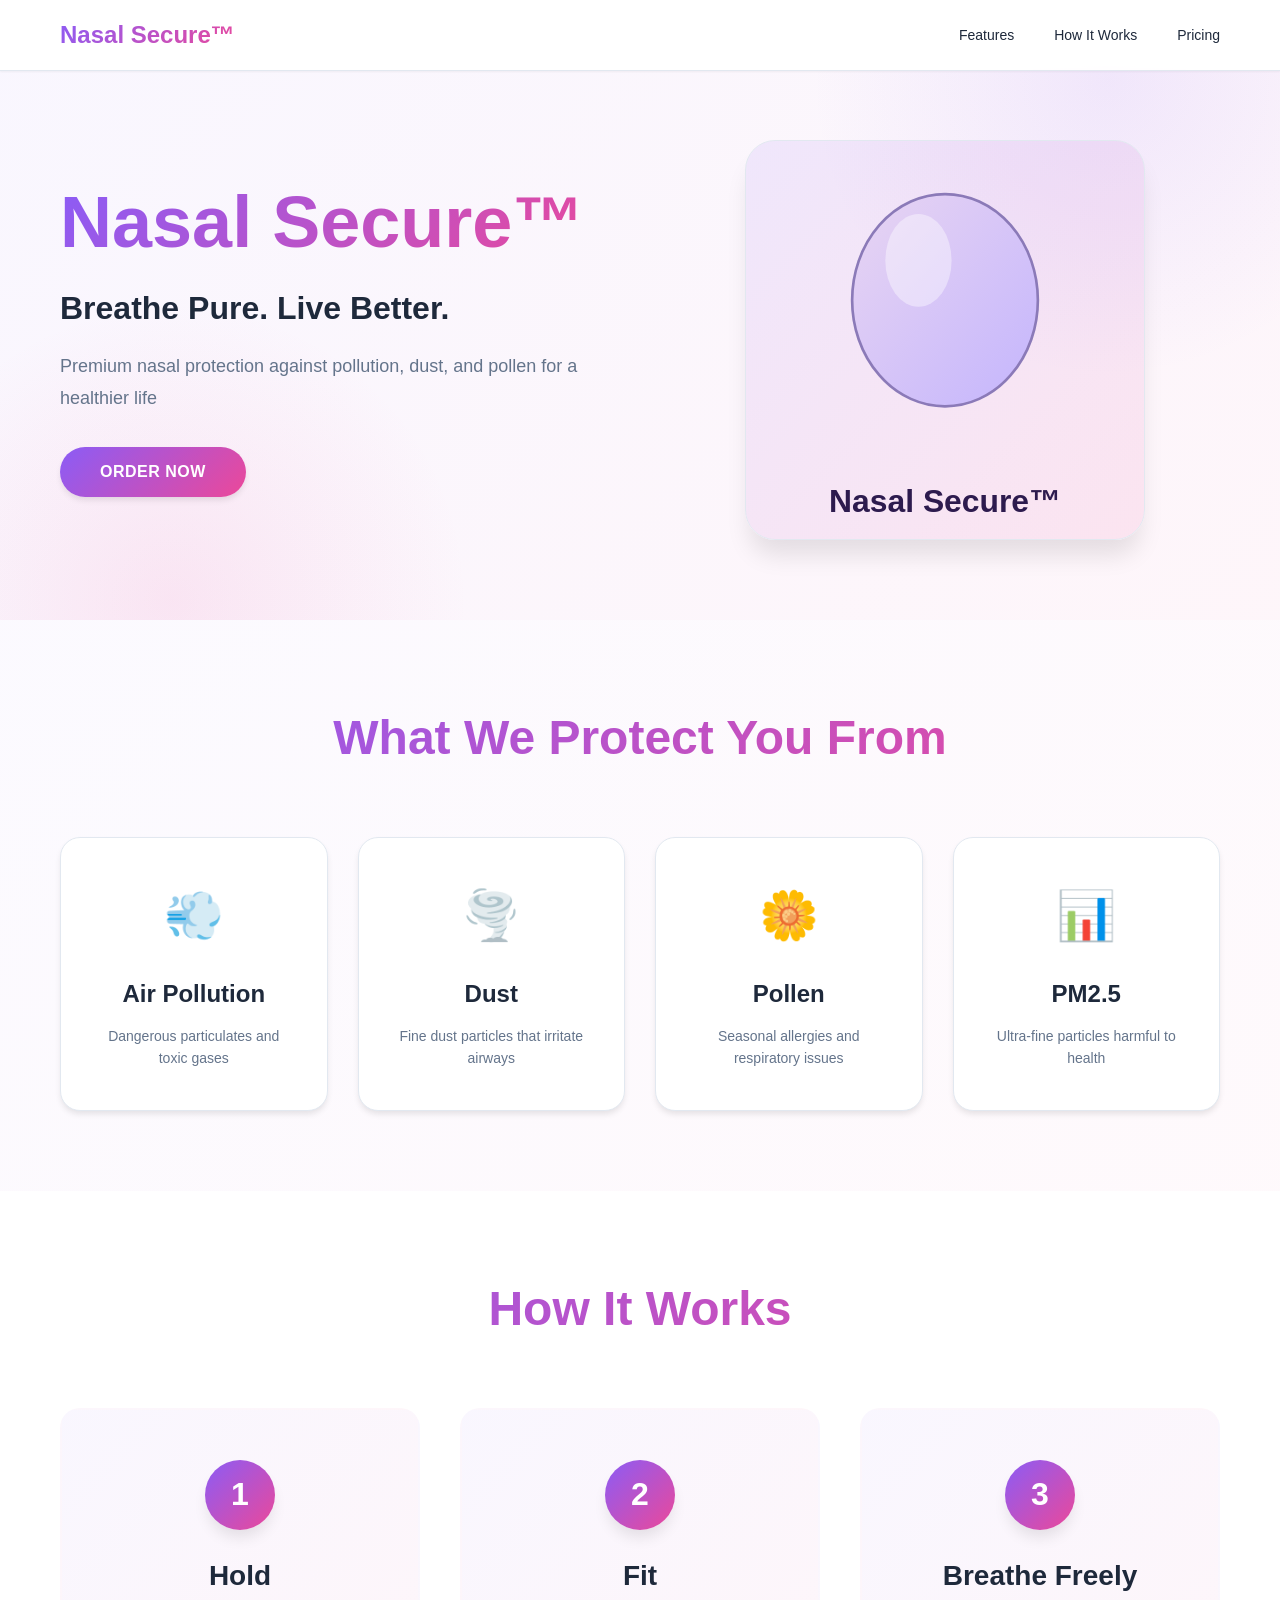
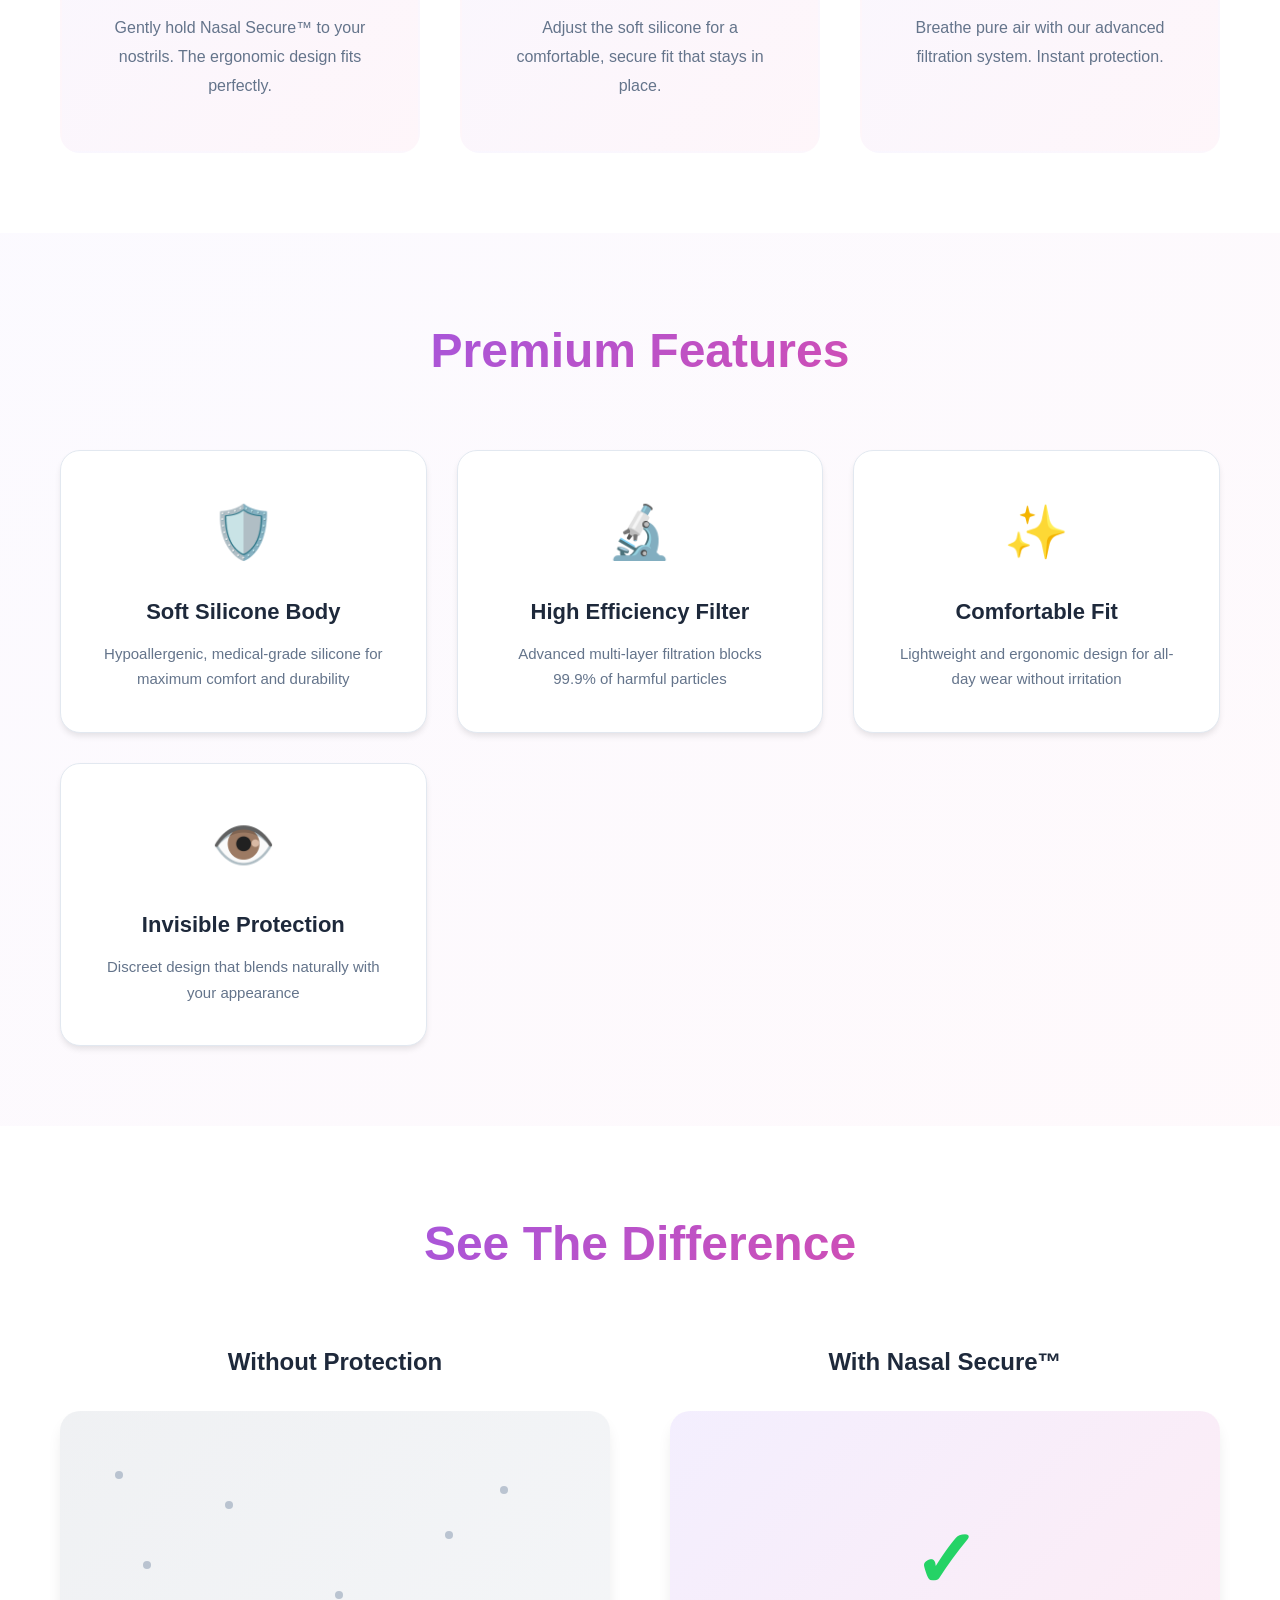
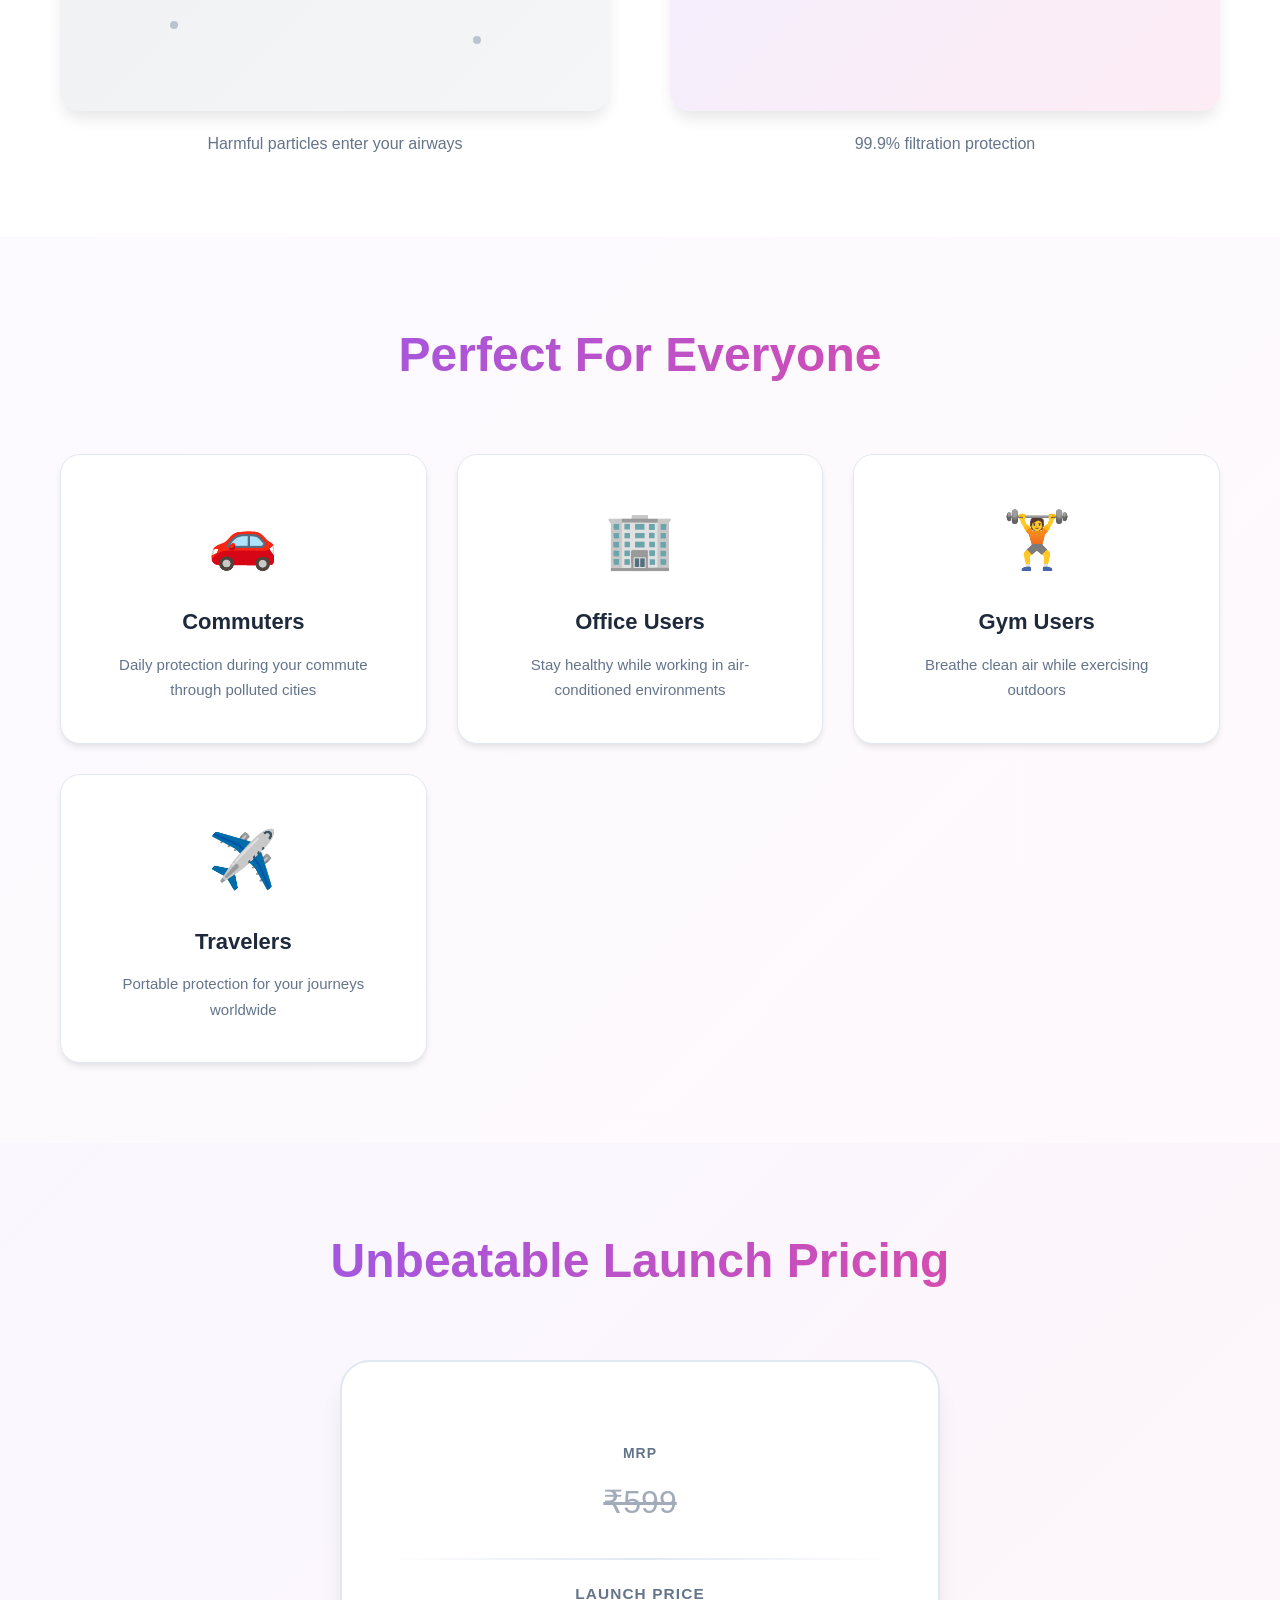
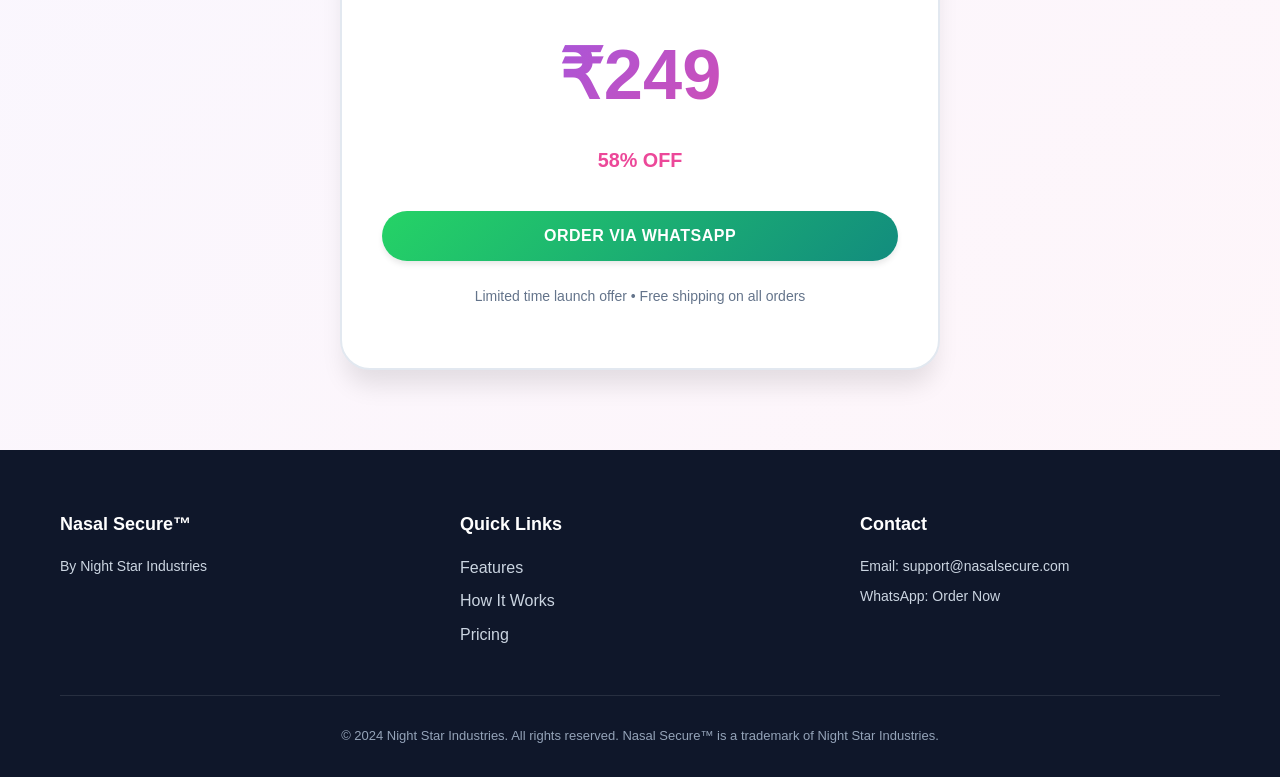
<file: index.html>
<!DOCTYPE html>
<html lang="en">
<head>
    <meta charset="UTF-8">
    <meta name="viewport" content="width=device-width, initial-scale=1.0">
    <title>Nasal Secure™ - Breathe Pure. Live Better.</title>
    <link rel="stylesheet" href="styles.css">
</head>
<body>
    <!-- Navigation -->
    <nav class="navbar">
        <div class="container">
            <div class="logo">Nasal Secure™</div>
            <div class="nav-links">
                <a href="#features">Features</a>
                <a href="#how-it-works">How It Works</a>
                <a href="#pricing">Pricing</a>
            </div>
        </div>
    </nav>

    <!-- Hero Section -->
    <section class="hero">
        <div class="container">
            <div class="hero-content">
                <div class="hero-text">
                    <h1 class="hero-title">Nasal Secure™</h1>
                    <p class="hero-subtitle">Breathe Pure. Live Better.</p>
                    <p class="hero-description">Premium nasal protection against pollution, dust, and pollen for a healthier life</p>
                    <button class="cta-button cta-primary" onclick="scrollToSection('pricing')">Order Now</button>
                </div>
                <div class="hero-image">
                    <div class="image-placeholder premium-product">
                        <svg viewBox="0 0 300 300" xmlns="http://www.w3.org/2000/svg">
                            <defs>
                                <linearGradient id="productGradient" x1="0%" y1="0%" x2="100%" y2="100%">
                                    <stop offset="0%" style="stop-color:#e8d5f2;stop-opacity:1" />
                                    <stop offset="100%" style="stop-color:#c4b5fd;stop-opacity:1" />
                                </linearGradient>
                            </defs>
                            <!-- Product Shape -->
                            <ellipse cx="150" cy="120" rx="70" ry="80" fill="url(#productGradient)" stroke="#8b7ab8" stroke-width="2"/>
                            <!-- Highlight -->
                            <ellipse cx="130" cy="90" rx="25" ry="35" fill="rgba(255,255,255,0.4)"/>
                            <!-- Text -->
                            <text x="150" y="280" font-size="24" font-weight="bold" text-anchor="middle" fill="#2d1b4e">Nasal Secure™</text>
                        </svg>
                    </div>
                </div>
            </div>
        </div>
    </section>

    <!-- Problems Section -->
    <section class="problems">
        <div class="container">
            <h2 class="section-title">What We Protect You From</h2>
            <div class="problems-grid">
                <div class="problem-card">
                    <div class="problem-icon">💨</div>
                    <h3>Air Pollution</h3>
                    <p>Dangerous particulates and toxic gases</p>
                </div>
                <div class="problem-card">
                    <div class="problem-icon">🌪️</div>
                    <h3>Dust</h3>
                    <p>Fine dust particles that irritate airways</p>
                </div>
                <div class="problem-card">
                    <div class="problem-icon">🌼</div>
                    <h3>Pollen</h3>
                    <p>Seasonal allergies and respiratory issues</p>
                </div>
                <div class="problem-card">
                    <div class="problem-icon">📊</div>
                    <h3>PM2.5</h3>
                    <p>Ultra-fine particles harmful to health</p>
                </div>
            </div>
        </div>
    </section>

    <!-- How It Works Section -->
    <section class="how-it-works" id="how-it-works">
        <div class="container">
            <h2 class="section-title">How It Works</h2>
            <div class="steps-grid">
                <div class="step-card">
                    <div class="step-number">1</div>
                    <h3>Hold</h3>
                    <p>Gently hold Nasal Secure™ to your nostrils. The ergonomic design fits perfectly.</p>
                </div>
                <div class="step-card">
                    <div class="step-number">2</div>
                    <h3>Fit</h3>
                    <p>Adjust the soft silicone for a comfortable, secure fit that stays in place.</p>
                </div>
                <div class="step-card">
                    <div class="step-number">3</div>
                    <h3>Breathe Freely</h3>
                    <p>Breathe pure air with our advanced filtration system. Instant protection.</p>
                </div>
            </div>
        </div>
    </section>

    <!-- Features Section -->
    <section class="features" id="features">
        <div class="container">
            <h2 class="section-title">Premium Features</h2>
            <div class="features-grid">
                <div class="feature-card">
                    <div class="feature-icon">🛡️</div>
                    <h3>Soft Silicone Body</h3>
                    <p>Hypoallergenic, medical-grade silicone for maximum comfort and durability</p>
                </div>
                <div class="feature-card">
                    <div class="feature-icon">🔬</div>
                    <h3>High Efficiency Filter</h3>
                    <p>Advanced multi-layer filtration blocks 99.9% of harmful particles</p>
                </div>
                <div class="feature-card">
                    <div class="feature-icon">✨</div>
                    <h3>Comfortable Fit</h3>
                    <p>Lightweight and ergonomic design for all-day wear without irritation</p>
                </div>
                <div class="feature-card">
                    <div class="feature-icon">👁️</div>
                    <h3>Invisible Protection</h3>
                    <p>Discreet design that blends naturally with your appearance</p>
                </div>
            </div>
        </div>
    </section>

    <!-- Filter Proof Section -->
    <section class="filter-proof">
        <div class="container">
            <h2 class="section-title">See The Difference</h2>
            <div class="filter-comparison">
                <div class="comparison-item">
                    <h3>Without Protection</h3>
                    <div class="filter-visual dirty">
                        <div class="particles">
                            <span class="particle"></span>
                            <span class="particle"></span>
                            <span class="particle"></span>
                            <span class="particle"></span>
                            <span class="particle"></span>
                            <span class="particle"></span>
                            <span class="particle"></span>
                            <span class="particle"></span>
                        </div>
                    </div>
                    <p>Harmful particles enter your airways</p>
                </div>
                <div class="comparison-item">
                    <h3>With Nasal Secure™</h3>
                    <div class="filter-visual clean">
                        <div class="check-mark">✓</div>
                    </div>
                    <p>99.9% filtration protection</p>
                </div>
            </div>
        </div>
    </section>

    <!-- Perfect For Section -->
    <section class="perfect-for">
        <div class="container">
            <h2 class="section-title">Perfect For Everyone</h2>
            <div class="use-cases-grid">
                <div class="use-case-card">
                    <div class="use-case-icon">🚗</div>
                    <h3>Commuters</h3>
                    <p>Daily protection during your commute through polluted cities</p>
                </div>
                <div class="use-case-card">
                    <div class="use-case-icon">🏢</div>
                    <h3>Office Users</h3>
                    <p>Stay healthy while working in air-conditioned environments</p>
                </div>
                <div class="use-case-card">
                    <div class="use-case-icon">🏋️</div>
                    <h3>Gym Users</h3>
                    <p>Breathe clean air while exercising outdoors</p>
                </div>
                <div class="use-case-card">
                    <div class="use-case-icon">✈️</div>
                    <h3>Travelers</h3>
                    <p>Portable protection for your journeys worldwide</p>
                </div>
            </div>
        </div>
    </section>

    <!-- Pricing Section -->
    <section class="pricing" id="pricing">
        <div class="container">
            <h2 class="section-title">Unbeatable Launch Pricing</h2>
            <div class="pricing-card">
                <div class="price-item">
                    <span class="price-label">MRP</span>
                    <span class="price-original">₹599</span>
                </div>
                <div class="price-divider"></div>
                <div class="price-item primary">
                    <span class="price-label">Launch Price</span>
                    <span class="price-main">₹249</span>
                    <span class="discount">58% OFF</span>
                </div>
                <button class="cta-button cta-whatsapp" onclick="orderViaWhatsApp()">Order via WhatsApp</button>
                <p class="pricing-note">Limited time launch offer • Free shipping on all orders</p>
            </div>
        </div>
    </section>

    <!-- Footer -->
    <footer class="footer">
        <div class="container">
            <div class="footer-content">
                <div class="footer-section">
                    <h4>Nasal Secure™</h4>
                    <p>By Night Star Industries</p>
                </div>
                <div class="footer-section">
                    <h4>Quick Links</h4>
                    <ul>
                        <li><a href="#features">Features</a></li>
                        <li><a href="#how-it-works">How It Works</a></li>
                        <li><a href="#pricing">Pricing</a></li>
                    </ul>
                </div>
                <div class="footer-section">
                    <h4>Contact</h4>
                    <p>Email: support@nasalsecure.com</p>
                    <p>WhatsApp: Order Now</p>
                </div>
            </div>
            <div class="footer-bottom">
                <p>&copy; 2024 Night Star Industries. All rights reserved. Nasal Secure™ is a trademark of Night Star Industries.</p>
            </div>
        </div>
    </footer>

    <script src="script.js"></script>
</body>
</html>
</file>
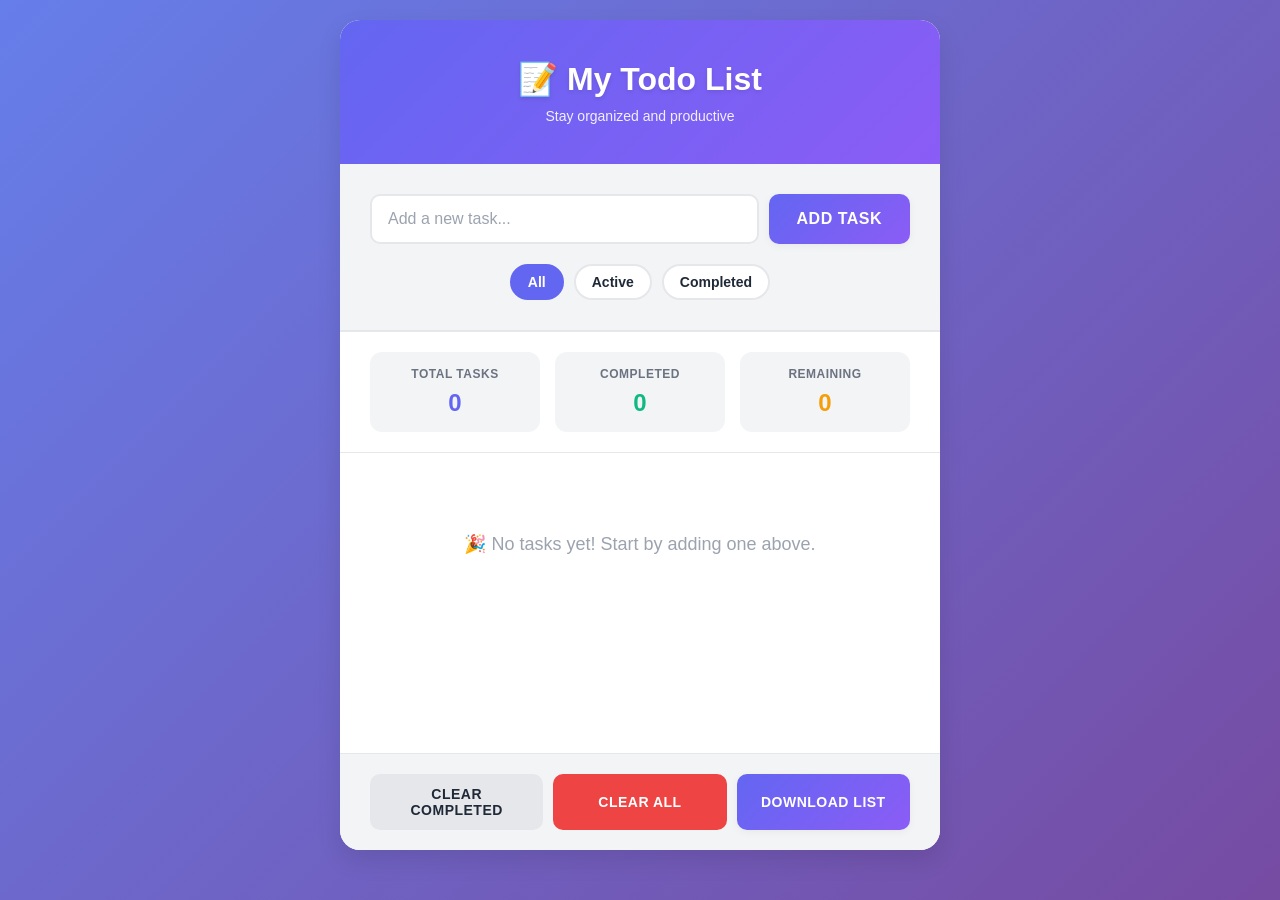
<file: todo-index.html>
<!DOCTYPE html>
<html lang="en">
<head>
    <meta charset="UTF-8">
    <meta name="viewport" content="width=device-width, initial-scale=1.0">
    <title>Todo List App - Local Storage</title>
    <link rel="stylesheet" href="todo-styles.css">
</head>
<body>
    <div class="container">
        <!-- Header -->
        <header class="header">
            <h1>📝 My Todo List</h1>
            <p class="subtitle">Stay organized and productive</p>
        </header>

        <!-- Input Section -->
        <div class="input-section">
            <div class="input-wrapper">
                <input 
                    type="text" 
                    id="todoInput" 
                    class="todo-input" 
                    placeholder="Add a new task..."
                    autocomplete="off"
                >
                <button id="addBtn" class="add-btn">Add Task</button>
            </div>
            <div class="filter-buttons">
                <button class="filter-btn active" data-filter="all">All</button>
                <button class="filter-btn" data-filter="active">Active</button>
                <button class="filter-btn" data-filter="completed">Completed</button>
            </div>
        </div>

        <!-- Stats Section -->
        <div class="stats-section">
            <div class="stat-item">
                <span class="stat-label">Total Tasks</span>
                <span class="stat-value" id="totalTasks">0</span>
            </div>
            <div class="stat-item">
                <span class="stat-label">Completed</span>
                <span class="stat-value completed" id="completedTasks">0</span>
            </div>
            <div class="stat-item">
                <span class="stat-label">Remaining</span>
                <span class="stat-value pending" id="remainingTasks">0</span>
            </div>
        </div>

        <!-- Todo List -->
        <div class="todo-list-container">
            <ul id="todoList" class="todo-list">
                <!-- Todos will be added here -->
            </ul>
            <div id="emptyState" class="empty-state">
                <p>🎉 No tasks yet! Start by adding one above.</p>
            </div>
        </div>

        <!-- Action Buttons -->
        <div class="action-buttons">
            <button id="clearCompleted" class="btn btn-secondary">Clear Completed</button>
            <button id="clearAll" class="btn btn-danger">Clear All</button>
            <button id="downloadBtn" class="btn btn-primary">Download List</button>
        </div>
    </div>

    <script src="todo-script.js"></script>
</body>
</html>
</file>
<file: styles.css>
/* ============================================
   NASAL SECURE™ - PREMIUM LANDING PAGE STYLES
   ============================================ */

:root {
    --primary-color: #8b5cf6;
    --secondary-color: #a78bfa;
    --accent-color: #ec4899;
    --dark-bg: #0f172a;
    --light-bg: #f8fafc;
    --text-dark: #1e293b;
    --text-light: #64748b;
    --border-color: #e2e8f0;
    --shadow-sm: 0 1px 2px 0 rgba(0, 0, 0, 0.05);
    --shadow-md: 0 4px 6px -1px rgba(0, 0, 0, 0.1);
    --shadow-lg: 0 10px 15px -3px rgba(0, 0, 0, 0.1);
    --shadow-xl: 0 20px 25px -5px rgba(0, 0, 0, 0.1);
}

/* ============================================
   RESET & BASE STYLES
   ============================================ */

* {
    margin: 0;
    padding: 0;
    box-sizing: border-box;
}

html {
    scroll-behavior: smooth;
}

body {
    font-family: -apple-system, BlinkMacSystemFont, 'Segoe UI', 'Roboto', 'Oxygen', 'Ubuntu', 'Cantarell', sans-serif;
    color: var(--text-dark);
    background-color: #ffffff;
    line-height: 1.6;
    overflow-x: hidden;
}

.container {
    max-width: 1200px;
    margin: 0 auto;
    padding: 0 20px;
}

/* ============================================
   NAVIGATION
   ============================================ */

.navbar {
    position: fixed;
    top: 0;
    width: 100%;
    background: rgba(255, 255, 255, 0.95);
    backdrop-filter: blur(10px);
    z-index: 1000;
    box-shadow: var(--shadow-sm);
    border-bottom: 1px solid var(--border-color);
}

.navbar .container {
    display: flex;
    justify-content: space-between;
    align-items: center;
    padding: 16px 20px;
}

.logo {
    font-size: 24px;
    font-weight: 700;
    background: linear-gradient(135deg, var(--primary-color), var(--accent-color));
    -webkit-background-clip: text;
    -webkit-text-fill-color: transparent;
    background-clip: text;
}

.nav-links {
    display: flex;
    gap: 40px;
}

.nav-links a {
    text-decoration: none;
    color: var(--text-dark);
    font-weight: 500;
    font-size: 14px;
    transition: all 0.3s ease;
    position: relative;
}

.nav-links a::after {
    content: '';
    position: absolute;
    bottom: -5px;
    left: 0;
    width: 0;
    height: 2px;
    background: linear-gradient(135deg, var(--primary-color), var(--accent-color));
    transition: width 0.3s ease;
}

.nav-links a:hover::after {
    width: 100%;
}

@media (max-width: 768px) {
    .nav-links {
        gap: 20px;
        font-size: 12px;
    }
}

/* ============================================
   HERO SECTION
   ============================================ */

.hero {
    margin-top: 60px;
    padding: 80px 0;
    background: linear-gradient(135deg, rgba(139, 92, 246, 0.05) 0%, rgba(236, 72, 153, 0.05) 100%);
    position: relative;
    overflow: hidden;
}

.hero::before {
    content: '';
    position: absolute;
    top: -50%;
    right: -10%;
    width: 600px;
    height: 600px;
    background: radial-gradient(circle, rgba(139, 92, 246, 0.1) 0%, transparent 70%);
    border-radius: 50%;
}

.hero::after {
    content: '';
    position: absolute;
    bottom: -50%;
    left: -10%;
    width: 600px;
    height: 600px;
    background: radial-gradient(circle, rgba(236, 72, 153, 0.1) 0%, transparent 70%);
    border-radius: 50%;
}

.hero-content {
    display: grid;
    grid-template-columns: 1fr 1fr;
    gap: 60px;
    align-items: center;
    position: relative;
    z-index: 1;
}

.hero-text {
    animation: slideInLeft 0.8s ease;
}

.hero-title {
    font-size: 72px;
    font-weight: 800;
    line-height: 1.1;
    margin-bottom: 20px;
    background: linear-gradient(135deg, var(--primary-color), var(--accent-color));
    -webkit-background-clip: text;
    -webkit-text-fill-color: transparent;
    background-clip: text;
}

.hero-subtitle {
    font-size: 32px;
    font-weight: 600;
    color: var(--text-dark);
    margin-bottom: 16px;
}

.hero-description {
    font-size: 18px;
    color: var(--text-light);
    margin-bottom: 32px;
    line-height: 1.8;
}

.hero-image {
    animation: slideInRight 0.8s ease;
    display: flex;
    align-items: center;
    justify-content: center;
}

.image-placeholder {
    width: 100%;
    max-width: 400px;
    aspect-ratio: 1;
    background: linear-gradient(135deg, #f8fafc 0%, #e2e8f0 100%);
    border-radius: 30px;
    display: flex;
    align-items: center;
    justify-content: center;
    box-shadow: var(--shadow-xl);
    border: 1px solid var(--border-color);
}

.premium-product {
    background: linear-gradient(135deg, rgba(139, 92, 246, 0.1) 0%, rgba(236, 72, 153, 0.1) 100%);
    animation: float 3s ease-in-out infinite;
}

/* ============================================
   CTA BUTTONS
   ============================================ */

.cta-button {
    padding: 16px 40px;
    font-size: 16px;
    font-weight: 600;
    border: none;
    border-radius: 50px;
    cursor: pointer;
    transition: all 0.3s ease;
    text-transform: uppercase;
    letter-spacing: 0.5px;
    box-shadow: var(--shadow-md);
}

.cta-primary {
    background: linear-gradient(135deg, var(--primary-color), var(--accent-color));
    color: white;
}

.cta-primary:hover {
    transform: translateY(-2px);
    box-shadow: var(--shadow-lg);
}

.cta-primary:active {
    transform: translateY(0);
}

.cta-whatsapp {
    background: linear-gradient(135deg, #25d366, #128c7e);
    color: white;
    width: 100%;
    margin-top: 24px;
}

.cta-whatsapp:hover {
    transform: translateY(-2px);
    box-shadow: var(--shadow-lg);
}

/* ============================================
   SECTION STYLES
   ============================================ */

section {
    padding: 80px 0;
}

.section-title {
    font-size: 48px;
    font-weight: 800;
    text-align: center;
    margin-bottom: 60px;
    background: linear-gradient(135deg, var(--primary-color), var(--accent-color));
    -webkit-background-clip: text;
    -webkit-text-fill-color: transparent;
    background-clip: text;
}

/* ============================================
   PROBLEMS SECTION
   ============================================ */

.problems {
    background: linear-gradient(135deg, rgba(139, 92, 246, 0.03) 0%, rgba(236, 72, 153, 0.03) 100%);
}

.problems-grid {
    display: grid;
    grid-template-columns: repeat(auto-fit, minmax(250px, 1fr));
    gap: 30px;
}

.problem-card {
    background: white;
    padding: 40px;
    border-radius: 20px;
    text-align: center;
    box-shadow: var(--shadow-md);
    border: 1px solid var(--border-color);
    transition: all 0.3s ease;
}

.problem-card:hover {
    transform: translateY(-10px);
    box-shadow: var(--shadow-xl);
    border-color: var(--primary-color);
}

.problem-icon {
    font-size: 48px;
    margin-bottom: 20px;
    animation: bounce 2s ease-in-out infinite;
}

.problem-card h3 {
    font-size: 24px;
    margin-bottom: 12px;
    color: var(--text-dark);
}

.problem-card p {
    color: var(--text-light);
    font-size: 14px;
}

/* ============================================
   HOW IT WORKS SECTION
   ============================================ */

.how-it-works {
    background: white;
}

.steps-grid {
    display: grid;
    grid-template-columns: repeat(auto-fit, minmax(300px, 1fr));
    gap: 40px;
}

.step-card {
    background: linear-gradient(135deg, rgba(139, 92, 246, 0.05) 0%, rgba(236, 72, 153, 0.05) 100%);
    padding: 50px 40px;
    border-radius: 20px;
    border: 2px solid transparent;
    text-align: center;
    transition: all 0.3s ease;
    position: relative;
}

.step-card:hover {
    border-color: var(--primary-color);
    transform: translateY(-5px);
}

.step-number {
    display: inline-flex;
    align-items: center;
    justify-content: center;
    width: 70px;
    height: 70px;
    background: linear-gradient(135deg, var(--primary-color), var(--accent-color));
    color: white;
    font-size: 32px;
    font-weight: 800;
    border-radius: 50%;
    margin-bottom: 24px;
    box-shadow: var(--shadow-lg);
}

.step-card h3 {
    font-size: 28px;
    margin-bottom: 16px;
    color: var(--text-dark);
}

.step-card p {
    color: var(--text-light);
    font-size: 16px;
    line-height: 1.8;
}

/* ============================================
   FEATURES SECTION
   ============================================ */

.features {
    background: linear-gradient(135deg, rgba(139, 92, 246, 0.03) 0%, rgba(236, 72, 153, 0.03) 100%);
}

.features-grid {
    display: grid;
    grid-template-columns: repeat(auto-fit, minmax(280px, 1fr));
    gap: 30px;
}

.feature-card {
    background: white;
    padding: 40px;
    border-radius: 20px;
    box-shadow: var(--shadow-md);
    border: 1px solid var(--border-color);
    transition: all 0.3s ease;
    text-align: center;
}

.feature-card:hover {
    transform: translateY(-10px);
    box-shadow: var(--shadow-xl);
    border-color: var(--primary-color);
}

.feature-icon {
    font-size: 52px;
    margin-bottom: 20px;
}

.feature-card h3 {
    font-size: 22px;
    margin-bottom: 12px;
    color: var(--text-dark);
}

.feature-card p {
    color: var(--text-light);
    font-size: 15px;
    line-height: 1.7;
}

/* ============================================
   FILTER PROOF SECTION
   ============================================ */

.filter-proof {
    background: white;
}

.filter-comparison {
    display: grid;
    grid-template-columns: 1fr 1fr;
    gap: 60px;
    align-items: center;
}

.comparison-item {
    text-align: center;
}

.comparison-item h3 {
    font-size: 24px;
    margin-bottom: 30px;
    color: var(--text-dark);
}

.filter-visual {
    width: 100%;
    height: 300px;
    border-radius: 20px;
    display: flex;
    align-items: center;
    justify-content: center;
    margin-bottom: 20px;
    position: relative;
    overflow: hidden;
    box-shadow: var(--shadow-lg);
}

.filter-visual.dirty {
    background: linear-gradient(135deg, rgba(100, 116, 139, 0.1) 0%, rgba(148, 163, 184, 0.1) 100%);
}

.filter-visual.clean {
    background: linear-gradient(135deg, rgba(139, 92, 246, 0.1) 0%, rgba(236, 72, 153, 0.1) 100%);
}

.particles {
    position: relative;
    width: 100%;
    height: 100%;
}

.particle {
    position: absolute;
    width: 8px;
    height: 8px;
    background: #94a3b8;
    border-radius: 50%;
    opacity: 0.6;
    animation: float-particle 4s ease-in-out infinite;
}

.particle:nth-child(1) { top: 20%; left: 10%; animation-delay: 0s; }
.particle:nth-child(2) { top: 30%; left: 30%; animation-delay: 0.5s; }
.particle:nth-child(3) { top: 50%; left: 15%; animation-delay: 1s; }
.particle:nth-child(4) { top: 60%; left: 50%; animation-delay: 1.5s; }
.particle:nth-child(5) { top: 40%; left: 70%; animation-delay: 2s; }
.particle:nth-child(6) { top: 70%; left: 20%; animation-delay: 0.3s; }
.particle:nth-child(7) { top: 25%; left: 80%; animation-delay: 0.8s; }
.particle:nth-child(8) { top: 75%; left: 75%; animation-delay: 1.2s; }

.check-mark {
    font-size: 80px;
    color: #25d366;
    font-weight: 800;
    animation: scaleIn 0.6s ease;
}

.comparison-item p {
    color: var(--text-light);
    font-size: 16px;
}

/* ============================================
   PERFECT FOR SECTION
   ============================================ */

.perfect-for {
    background: linear-gradient(135deg, rgba(139, 92, 246, 0.03) 0%, rgba(236, 72, 153, 0.03) 100%);
}

.use-cases-grid {
    display: grid;
    grid-template-columns: repeat(auto-fit, minmax(280px, 1fr));
    gap: 30px;
}

.use-case-card {
    background: white;
    padding: 40px;
    border-radius: 20px;
    text-align: center;
    box-shadow: var(--shadow-md);
    border: 1px solid var(--border-color);
    transition: all 0.3s ease;
}

.use-case-card:hover {
    transform: translateY(-10px);
    box-shadow: var(--shadow-xl);
    border-color: var(--accent-color);
}

.use-case-icon {
    font-size: 56px;
    margin-bottom: 20px;
    display: inline-block;
}

.use-case-card h3 {
    font-size: 22px;
    margin-bottom: 12px;
    color: var(--text-dark);
}

.use-case-card p {
    color: var(--text-light);
    font-size: 15px;
    line-height: 1.7;
}

/* ============================================
   PRICING SECTION
   ============================================ */

.pricing {
    background: linear-gradient(135deg, rgba(139, 92, 246, 0.05) 0%, rgba(236, 72, 153, 0.05) 100%);
}

.pricing-card {
    max-width: 600px;
    margin: 0 auto;
    background: white;
    padding: 60px 40px;
    border-radius: 30px;
    box-shadow: var(--shadow-xl);
    border: 2px solid var(--border-color);
    text-align: center;
    animation: slideUp 0.8s ease;
}

.price-item {
    display: flex;
    flex-direction: column;
    gap: 12px;
    margin: 20px 0;
}

.price-item.primary {
    transform: scale(1.1);
}

.price-label {
    font-size: 14px;
    font-weight: 600;
    text-transform: uppercase;
    letter-spacing: 1px;
    color: var(--text-light);
}

.price-original {
    font-size: 32px;
    font-weight: 400;
    color: var(--text-light);
    text-decoration: line-through;
    opacity: 0.6;
}

.price-main {
    font-size: 64px;
    font-weight: 800;
    background: linear-gradient(135deg, var(--primary-color), var(--accent-color));
    -webkit-background-clip: text;
    -webkit-text-fill-color: transparent;
    background-clip: text;
}

.discount {
    font-size: 18px;
    font-weight: 700;
    color: #ec4899;
    animation: pulse 2s ease-in-out infinite;
}

.price-divider {
    height: 2px;
    background: linear-gradient(90deg, transparent, var(--border-color), transparent);
    margin: 30px 0;
}

.pricing-note {
    margin-top: 24px;
    color: var(--text-light);
    font-size: 14px;
}

/* ============================================
   FOOTER
   ============================================ */

.footer {
    background: var(--dark-bg);
    color: #cbd5e1;
    padding: 60px 0 30px;
}

.footer-content {
    display: grid;
    grid-template-columns: repeat(auto-fit, minmax(250px, 1fr));
    gap: 40px;
    margin-bottom: 40px;
}

.footer-section h4 {
    color: white;
    font-size: 18px;
    margin-bottom: 16px;
}

.footer-section p {
    font-size: 14px;
    margin-bottom: 8px;
}

.footer-section ul {
    list-style: none;
}

.footer-section ul li {
    margin-bottom: 8px;
}

.footer-section a {
    color: #cbd5e1;
    text-decoration: none;
    transition: color 0.3s ease;
}

.footer-section a:hover {
    color: var(--primary-color);
}

.footer-bottom {
    border-top: 1px solid rgba(255, 255, 255, 0.1);
    padding-top: 30px;
    text-align: center;
    font-size: 13px;
    color: #94a3b8;
}

/* ============================================
   ANIMATIONS
   ============================================ */

@keyframes slideInLeft {
    from {
        opacity: 0;
        transform: translateX(-50px);
    }
    to {
        opacity: 1;
        transform: translateX(0);
    }
}

@keyframes slideInRight {
    from {
        opacity: 0;
        transform: translateX(50px);
    }
    to {
        opacity: 1;
        transform: translateX(0);
    }
}

@keyframes slideUp {
    from {
        opacity: 0;
        transform: translateY(50px);
    }
    to {
        opacity: 1;
        transform: translateY(0);
    }
}

@keyframes float {
    0%, 100% {
        transform: translateY(0);
    }
    50% {
        transform: translateY(-20px);
    }
}

@keyframes float-particle {
    0%, 100% {
        transform: translateY(0) translateX(0);
        opacity: 0.6;
    }
    50% {
        transform: translateY(-30px) translateX(20px);
        opacity: 0.2;
    }
}

@keyframes bounce {
    0%, 100% {
        transform: translateY(0);
    }
    50% {
        transform: translateY(-10px);
    }
}

@keyframes scaleIn {
    from {
        opacity: 0;
        transform: scale(0);
    }
    to {
        opacity: 1;
        transform: scale(1);
    }
}

@keyframes pulse {
    0%, 100% {
        opacity: 1;
    }
    50% {
        opacity: 0.6;
    }
}

/* ============================================
   RESPONSIVE DESIGN
   ============================================ */

@media (max-width: 1024px) {
    .hero-content {
        grid-template-columns: 1fr;
        gap: 40px;
    }

    .hero-title {
        font-size: 48px;
    }

    .hero-subtitle {
        font-size: 28px;
    }

    .section-title {
        font-size: 36px;
    }

    .filter-comparison {
        grid-template-columns: 1fr;
        gap: 40px;
    }
}

@media (max-width: 768px) {
    .hero {
        padding: 60px 0;
    }

    .hero-title {
        font-size: 36px;
    }

    .hero-subtitle {
        font-size: 20px;
    }

    .hero-description {
        font-size: 16px;
    }

    section {
        padding: 60px 0;
    }

    .section-title {
        font-size: 28px;
        margin-bottom: 40px;
    }

    .problems-grid,
    .features-grid,
    .use-cases-grid {
        grid-template-columns: 1fr;
    }

    .price-main {
        font-size: 48px;
    }

    .pricing-card {
        padding: 40px 24px;
    }

    .navbar .container {
        padding: 12px 20px;
    }

    .logo {
        font-size: 18px;
    }

    .nav-links {
        gap: 16px;
        font-size: 12px;
    }

    .footer-content {
        grid-template-columns: 1fr;
        gap: 30px;
    }

    .step-card {
        padding: 40px 24px;
    }
}

@media (max-width: 480px) {
    .hero-title {
        font-size: 28px;
    }

    .hero-subtitle {
        font-size: 18px;
    }

    .section-title {
        font-size: 24px;
    }

    .cta-button {
        padding: 12px 24px;
        font-size: 14px;
    }

    .price-original {
        font-size: 24px;
    }

    .price-main {
        font-size: 36px;
    }

    .hero::before,
    .hero::after {
        width: 300px;
        height: 300px;
    }
}
</file>
<file: todo-styles.css>
/* ============================================
   TODO LIST APP - STYLES
   ============================================ */

:root {
    --primary: #6366f1;
    --secondary: #8b5cf6;
    --accent: #ec4899;
    --success: #10b981;
    --danger: #ef4444;
    --warning: #f59e0b;
    --dark: #1f2937;
    --light: #f3f4f6;
    --border: #e5e7eb;
    --shadow: 0 10px 25px rgba(0, 0, 0, 0.1);
    --shadow-sm: 0 2px 8px rgba(0, 0, 0, 0.05);
}

* {
    margin: 0;
    padding: 0;
    box-sizing: border-box;
}

html {
    scroll-behavior: smooth;
}

body {
    font-family: -apple-system, BlinkMacSystemFont, 'Segoe UI', 'Roboto', 'Oxygen', 'Ubuntu', 'Cantarell', sans-serif;
    background: linear-gradient(135deg, #667eea 0%, #764ba2 100%);
    min-height: 100vh;
    padding: 20px;
    color: var(--dark);
}

.container {
    max-width: 600px;
    margin: 0 auto;
    background: white;
    border-radius: 20px;
    box-shadow: var(--shadow);
    overflow: hidden;
    animation: slideUp 0.5s ease;
}

/* ============================================
   HEADER
   ============================================ */

.header {
    background: linear-gradient(135deg, var(--primary) 0%, var(--secondary) 100%);
    color: white;
    padding: 40px 30px;
    text-align: center;
}

.header h1 {
    font-size: 32px;
    margin-bottom: 10px;
    font-weight: 700;
    text-shadow: 0 2px 4px rgba(0, 0, 0, 0.1);
}

.subtitle {
    font-size: 14px;
    opacity: 0.9;
    font-weight: 500;
}

/* ============================================
   INPUT SECTION
   ============================================ */

.input-section {
    padding: 30px;
    background: var(--light);
    border-bottom: 2px solid var(--border);
}

.input-wrapper {
    display: flex;
    gap: 10px;
    margin-bottom: 20px;
}

.todo-input {
    flex: 1;
    padding: 14px 16px;
    border: 2px solid var(--border);
    border-radius: 10px;
    font-size: 16px;
    transition: all 0.3s ease;
    font-family: inherit;
}

.todo-input:focus {
    outline: none;
    border-color: var(--primary);
    box-shadow: 0 0 0 3px rgba(99, 102, 241, 0.1);
}

.todo-input::placeholder {
    color: #9ca3af;
}

.add-btn {
    padding: 14px 28px;
    background: linear-gradient(135deg, var(--primary), var(--secondary));
    color: white;
    border: none;
    border-radius: 10px;
    font-size: 16px;
    font-weight: 600;
    cursor: pointer;
    transition: all 0.3s ease;
    box-shadow: var(--shadow-sm);
    text-transform: uppercase;
    letter-spacing: 0.5px;
}

.add-btn:hover {
    transform: translateY(-2px);
    box-shadow: var(--shadow);
}

.add-btn:active {
    transform: translateY(0);
}

/* Filter Buttons */
.filter-buttons {
    display: flex;
    gap: 10px;
    justify-content: center;
}

.filter-btn {
    padding: 8px 16px;
    border: 2px solid var(--border);
    background: white;
    border-radius: 20px;
    cursor: pointer;
    font-size: 14px;
    font-weight: 600;
    transition: all 0.3s ease;
    color: var(--dark);
}

.filter-btn:hover {
    border-color: var(--primary);
    color: var(--primary);
}

.filter-btn.active {
    background: var(--primary);
    color: white;
    border-color: var(--primary);
}

/* ============================================
   STATS SECTION
   ============================================ */

.stats-section {
    display: grid;
    grid-template-columns: repeat(3, 1fr);
    gap: 15px;
    padding: 20px 30px;
    background: white;
    border-bottom: 1px solid var(--border);
}

.stat-item {
    text-align: center;
    padding: 15px;
    background: var(--light);
    border-radius: 12px;
    transition: all 0.3s ease;
}

.stat-item:hover {
    transform: translateY(-2px);
    box-shadow: var(--shadow-sm);
}

.stat-label {
    display: block;
    font-size: 12px;
    font-weight: 600;
    color: #6b7280;
    text-transform: uppercase;
    letter-spacing: 0.5px;
    margin-bottom: 8px;
}

.stat-value {
    display: block;
    font-size: 24px;
    font-weight: 700;
    color: var(--primary);
}

.stat-value.completed {
    color: var(--success);
}

.stat-value.pending {
    color: var(--warning);
}

/* ============================================
   TODO LIST
   ============================================ */

.todo-list-container {
    padding: 20px 30px;
    min-height: 300px;
    max-height: 500px;
    overflow-y: auto;
    background: white;
}

.todo-list {
    list-style: none;
    display: flex;
    flex-direction: column;
    gap: 10px;
}

.todo-item {
    display: flex;
    align-items: center;
    gap: 12px;
    padding: 16px;
    background: var(--light);
    border-radius: 12px;
    border-left: 4px solid var(--primary);
    transition: all 0.3s ease;
    animation: slideIn 0.3s ease;
}

.todo-item:hover {
    background: white;
    box-shadow: var(--shadow-sm);
    transform: translateX(5px);
}

.todo-item.completed {
    opacity: 0.6;
    border-left-color: var(--success);
}

.todo-item.completed .todo-text {
    text-decoration: line-through;
    color: #9ca3af;
}

/* Checkbox */
.todo-checkbox {
    width: 24px;
    height: 24px;
    cursor: pointer;
    accent-color: var(--success);
    flex-shrink: 0;
}

.todo-text {
    flex: 1;
    font-size: 16px;
    color: var(--dark);
    word-break: break-word;
    transition: all 0.3s ease;
}

.todo-time {
    font-size: 12px;
    color: #9ca3af;
    white-space: nowrap;
    margin-left: auto;
}

.todo-actions {
    display: flex;
    gap: 8px;
    flex-shrink: 0;
}

.todo-btn {
    width: 32px;
    height: 32px;
    border: none;
    border-radius: 6px;
    cursor: pointer;
    font-size: 16px;
    display: flex;
    align-items: center;
    justify-content: center;
    transition: all 0.3s ease;
    background: white;
    border: 1px solid var(--border);
}

.todo-btn:hover {
    transform: scale(1.1);
}

.edit-btn:hover {
    background: #dbeafe;
    color: #0284c7;
}

.delete-btn:hover {
    background: #fee2e2;
    color: var(--danger);
}

/* Empty State */
.empty-state {
    display: none;
    text-align: center;
    padding: 60px 20px;
    color: #9ca3af;
    font-size: 18px;
}

.empty-state.show {
    display: block;
    animation: fadeIn 0.5s ease;
}

/* Scrollbar Styling */
.todo-list-container::-webkit-scrollbar {
    width: 8px;
}

.todo-list-container::-webkit-scrollbar-track {
    background: var(--light);
    border-radius: 10px;
}

.todo-list-container::-webkit-scrollbar-thumb {
    background: var(--primary);
    border-radius: 10px;
}

.todo-list-container::-webkit-scrollbar-thumb:hover {
    background: var(--secondary);
}

/* ============================================
   ACTION BUTTONS
   ============================================ */

.action-buttons {
    display: flex;
    gap: 10px;
    padding: 20px 30px;
    background: var(--light);
    border-top: 1px solid var(--border);
}

.btn {
    flex: 1;
    padding: 12px 20px;
    border: none;
    border-radius: 10px;
    font-size: 14px;
    font-weight: 600;
    cursor: pointer;
    transition: all 0.3s ease;
    text-transform: uppercase;
    letter-spacing: 0.5px;
}

.btn-primary {
    background: linear-gradient(135deg, var(--primary), var(--secondary));
    color: white;
    box-shadow: var(--shadow-sm);
}

.btn-primary:hover {
    transform: translateY(-2px);
    box-shadow: var(--shadow);
}

.btn-secondary {
    background: var(--border);
    color: var(--dark);
}

.btn-secondary:hover {
    background: #d1d5db;
}

.btn-danger {
    background: var(--danger);
    color: white;
}

.btn-danger:hover {
    background: #dc2626;
    transform: translateY(-2px);
}

/* ============================================
   EDIT MODE
   ============================================ */

.edit-input {
    padding: 12px 14px;
    border: 2px solid var(--primary);
    border-radius: 8px;
    font-size: 16px;
    flex: 1;
    font-family: inherit;
}

.edit-input:focus {
    outline: none;
    box-shadow: 0 0 0 3px rgba(99, 102, 241, 0.1);
}

.edit-actions {
    display: flex;
    gap: 8px;
}

.edit-actions button {
    padding: 10px 14px;
    border: none;
    border-radius: 6px;
    cursor: pointer;
    font-size: 14px;
    font-weight: 600;
    transition: all 0.3s ease;
}

.save-btn {
    background: var(--success);
    color: white;
}

.save-btn:hover {
    background: #059669;
}

.cancel-btn {
    background: var(--danger);
    color: white;
}

.cancel-btn:hover {
    background: #dc2626;
}

/* ============================================
   ANIMATIONS
   ============================================ */

@keyframes slideUp {
    from {
        opacity: 0;
        transform: translateY(30px);
    }
    to {
        opacity: 1;
        transform: translateY(0);
    }
}

@keyframes slideIn {
    from {
        opacity: 0;
        transform: translateX(-20px);
    }
    to {
        opacity: 1;
        transform: translateX(0);
    }
}

@keyframes fadeIn {
    from {
        opacity: 0;
    }
    to {
        opacity: 1;
    }
}

@keyframes shake {
    0%, 100% {
        transform: translateX(0);
    }
    25% {
        transform: translateX(-5px);
    }
    75% {
        transform: translateX(5px);
    }
}

/* ============================================
   RESPONSIVE DESIGN
   ============================================ */

@media (max-width: 600px) {
    .container {
        border-radius: 12px;
    }

    .header {
        padding: 30px 20px;
    }

    .header h1 {
        font-size: 24px;
    }

    .input-section,
    .action-buttons {
        padding: 20px;
    }

    .input-wrapper {
        flex-direction: column;
    }

    .add-btn {
        width: 100%;
    }

    .filter-buttons {
        flex-wrap: wrap;
    }

    .stats-section {
        grid-template-columns: repeat(3, 1fr);
        gap: 10px;
        padding: 15px 20px;
    }

    .todo-list-container {
        padding: 15px 20px;
        max-height: 400px;
    }

    .todo-item {
        padding: 12px;
        flex-wrap: wrap;
    }

    .todo-time {
        width: 100%;
        margin-left: 0;
        margin-top: 8px;
    }

    .action-buttons {
        flex-direction: column;
    }

    .btn {
        width: 100%;
    }
}

@media (max-width: 400px) {
    body {
        padding: 10px;
    }

    .header h1 {
        font-size: 20px;
    }

    .input-section {
        padding: 15px;
    }

    .stats-section {
        grid-template-columns: 1fr;
    }

    .todo-input {
        font-size: 14px;
        padding: 12px;
    }

    .todo-item {
        padding: 10px;
        gap: 8px;
    }

    .todo-text {
        font-size: 14px;
    }
}
</file>
